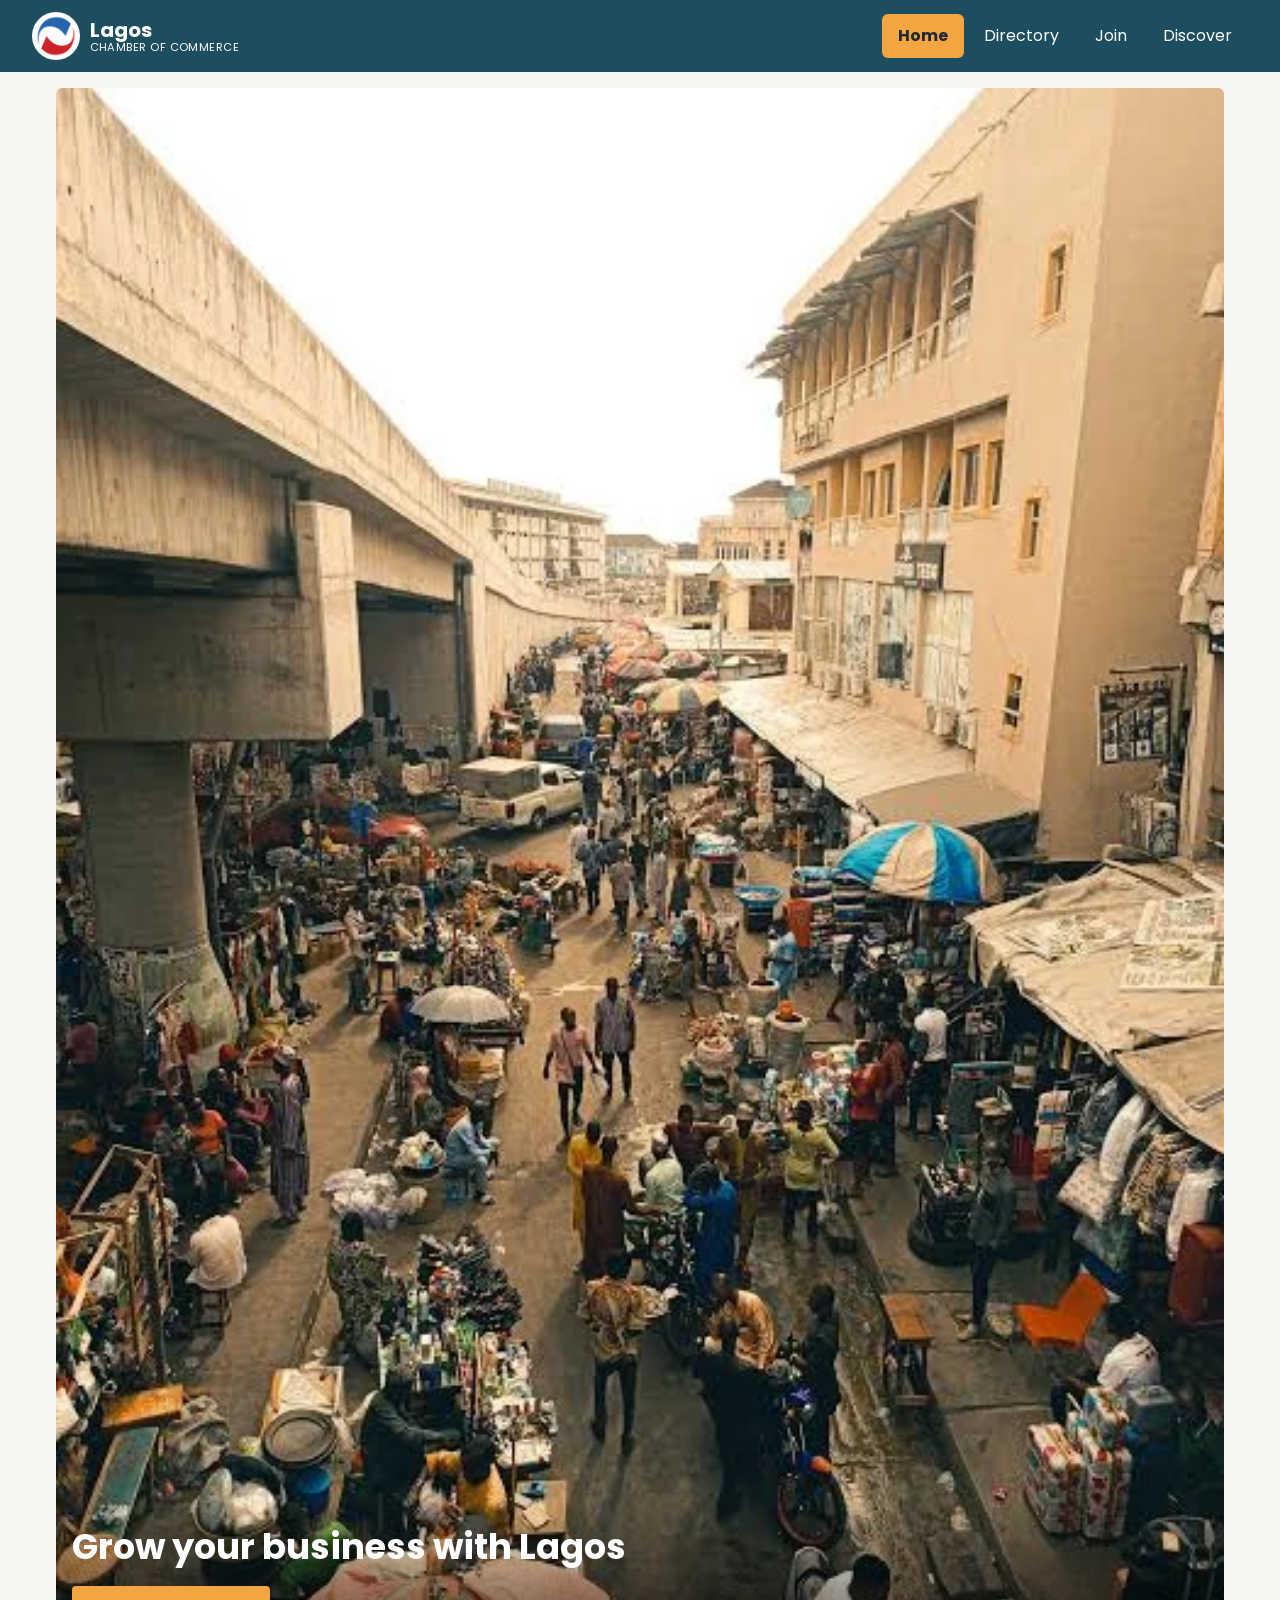
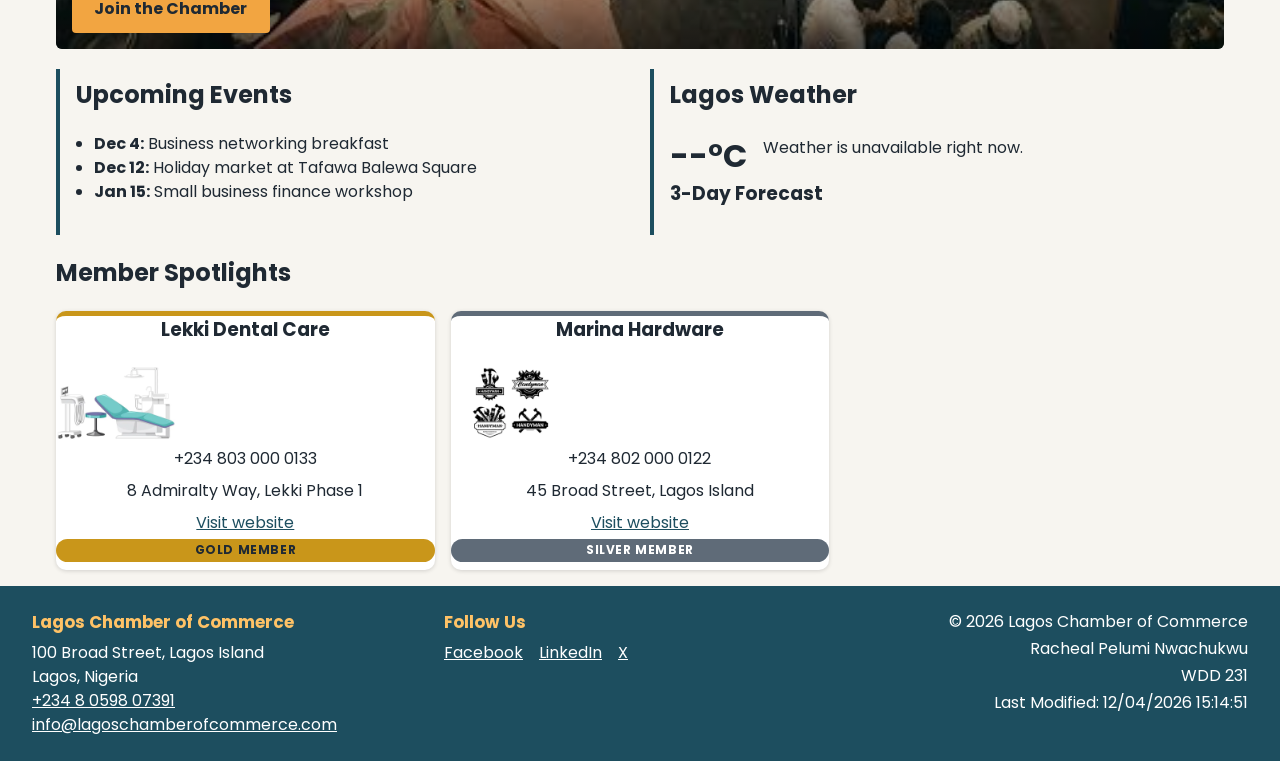
<file: chamber/index.html>
<!DOCTYPE html>
<html lang="en">
<head>
  <meta charset="UTF-8">
  <meta name="viewport" content="width=device-width, initial-scale=1">
  <title>Lagos Chamber of Commerce | Home</title>
  <meta name="description" content="Welcome to the Lagos Chamber of Commerce. See upcoming events, today's weather, featured member businesses, and join the chamber.">
  <meta name="author" content="Racheal Pelumi Nwachukwu">

  <meta property="og:type" content="website">
  <meta property="og:title" content="Lagos Chamber of Commerce">
  <meta property="og:description" content="Connect with Lagos businesses, find events, and join the chamber.">
  <meta property="og:image" content="https://raetech18.github.io/wdd231/chamber/images/og-image.png">
  <meta property="og:url" content="https://raetech18.github.io/wdd231/chamber/index.html">

  <link rel="icon" href="images/favicon.png" type="image/png">

  <link rel="preconnect" href="https://fonts.googleapis.com">
  <link rel="preconnect" href="https://fonts.gstatic.com" crossorigin>
  <link href="https://fonts.googleapis.com/css2?family=Poppins:wght@400;600;700&display=swap" rel="stylesheet">

  <link rel="stylesheet" href="styles/normalize.css">
  <link rel="stylesheet" href="styles/small.css">
  <link rel="stylesheet" href="styles/home.css">
  <link rel="stylesheet" href="styles/larger.css" media="(min-width: 700px)">

  <script src="scripts/home.js" type="module"></script>
  <script src="scripts/shared.js" type="module"></script>
</head>
<body>
  <header>
    <a class="brand" href="index.html">
      <img src="images/logo.png" alt="" width="48" height="48">
      <span>Lagos <small>Chamber of Commerce</small></span>
    </a>
    <button id="menu-button" type="button" aria-expanded="false" aria-controls="primary-nav" aria-label="Toggle menu">
      <span class="bars" aria-hidden="true"></span>
    </button>
    <nav id="primary-nav" aria-label="Main">
      <ul>
        <li><a href="index.html" aria-current="page">Home</a></li>
        <li><a href="directory.html">Directory</a></li>
        <li><a href="join.html">Join</a></li>
        <li><a href="discover.html">Discover</a></li>
      </ul>
    </nav>
  </header>

  <main class="home">
    <section class="hero" aria-label="Welcome">
      <img src="images/hero.webp" alt="Busy Lagos business district at sunset" width="1600" height="700" fetchpriority="high">
      <div class="hero-text">
        <h1>Grow your business with Lagos</h1>
        <a class="cta" href="join.html">Join the Chamber</a>
      </div>
    </section>

    <section class="events" aria-labelledby="events-title">
      <h2 id="events-title">Upcoming Events</h2>
      <ul>
        <li><strong>Dec 4:</strong> Business networking breakfast</li>
        <li><strong>Dec 12:</strong> Holiday market at Tafawa Balewa Square</li>
        <li><strong>Jan 15:</strong> Small business finance workshop</li>
      </ul>
    </section>

    <section class="weather" aria-labelledby="weather-title">
      <h2 id="weather-title">Lagos Weather</h2>
      <div class="current">
        <p class="temp"><span id="current-temp">--</span>&deg;C</p>
        <p id="current-desc">Loading weather&hellip;</p>
      </div>
      <h3>3-Day Forecast</h3>
      <ul id="forecast" aria-live="polite"></ul>
    </section>

    <section class="spotlights" aria-labelledby="spot-title">
      <h2 id="spot-title">Member Spotlights</h2>
      <div id="spotlight-cards" aria-live="polite">
        <p class="loading">Loading members&hellip;</p>
      </div>
    </section>
  </main>

  <footer>
    <div class="footer-contact">
      <h2>Lagos Chamber of Commerce</h2>
      <address>
        100 Broad Street, Lagos Island<br>
        Lagos, Nigeria<br>
        <a href="tel:+2348059807391">+234 8 0598 07391</a><br>
        <a href="mailto:info@lagoschamberofcommerce.com">info@lagoschamberofcommerce.com</a>
      </address>
    </div>
    <div class="footer-social">
      <h2>Follow Us</h2>
      <ul>
        <li><a href="https://www.facebook.com/" target="_blank" rel="noopener">Facebook</a></li>
        <li><a href="https://www.linkedin.com/" target="_blank" rel="noopener">LinkedIn</a></li>
        <li><a href="https://x.com/" target="_blank" rel="noopener">X</a></li>
      </ul>
    </div>
    <div class="footer-credits">
      <p>&copy; <span id="currentyear"></span> Lagos Chamber of Commerce</p>
      <p>Racheal Pelumi Nwachukwu</p>
      <p>WDD 231</p>
      <p>Last Modified: <span id="lastModified"></span></p>
    </div>
  </footer>
</body>
</html>
</file>
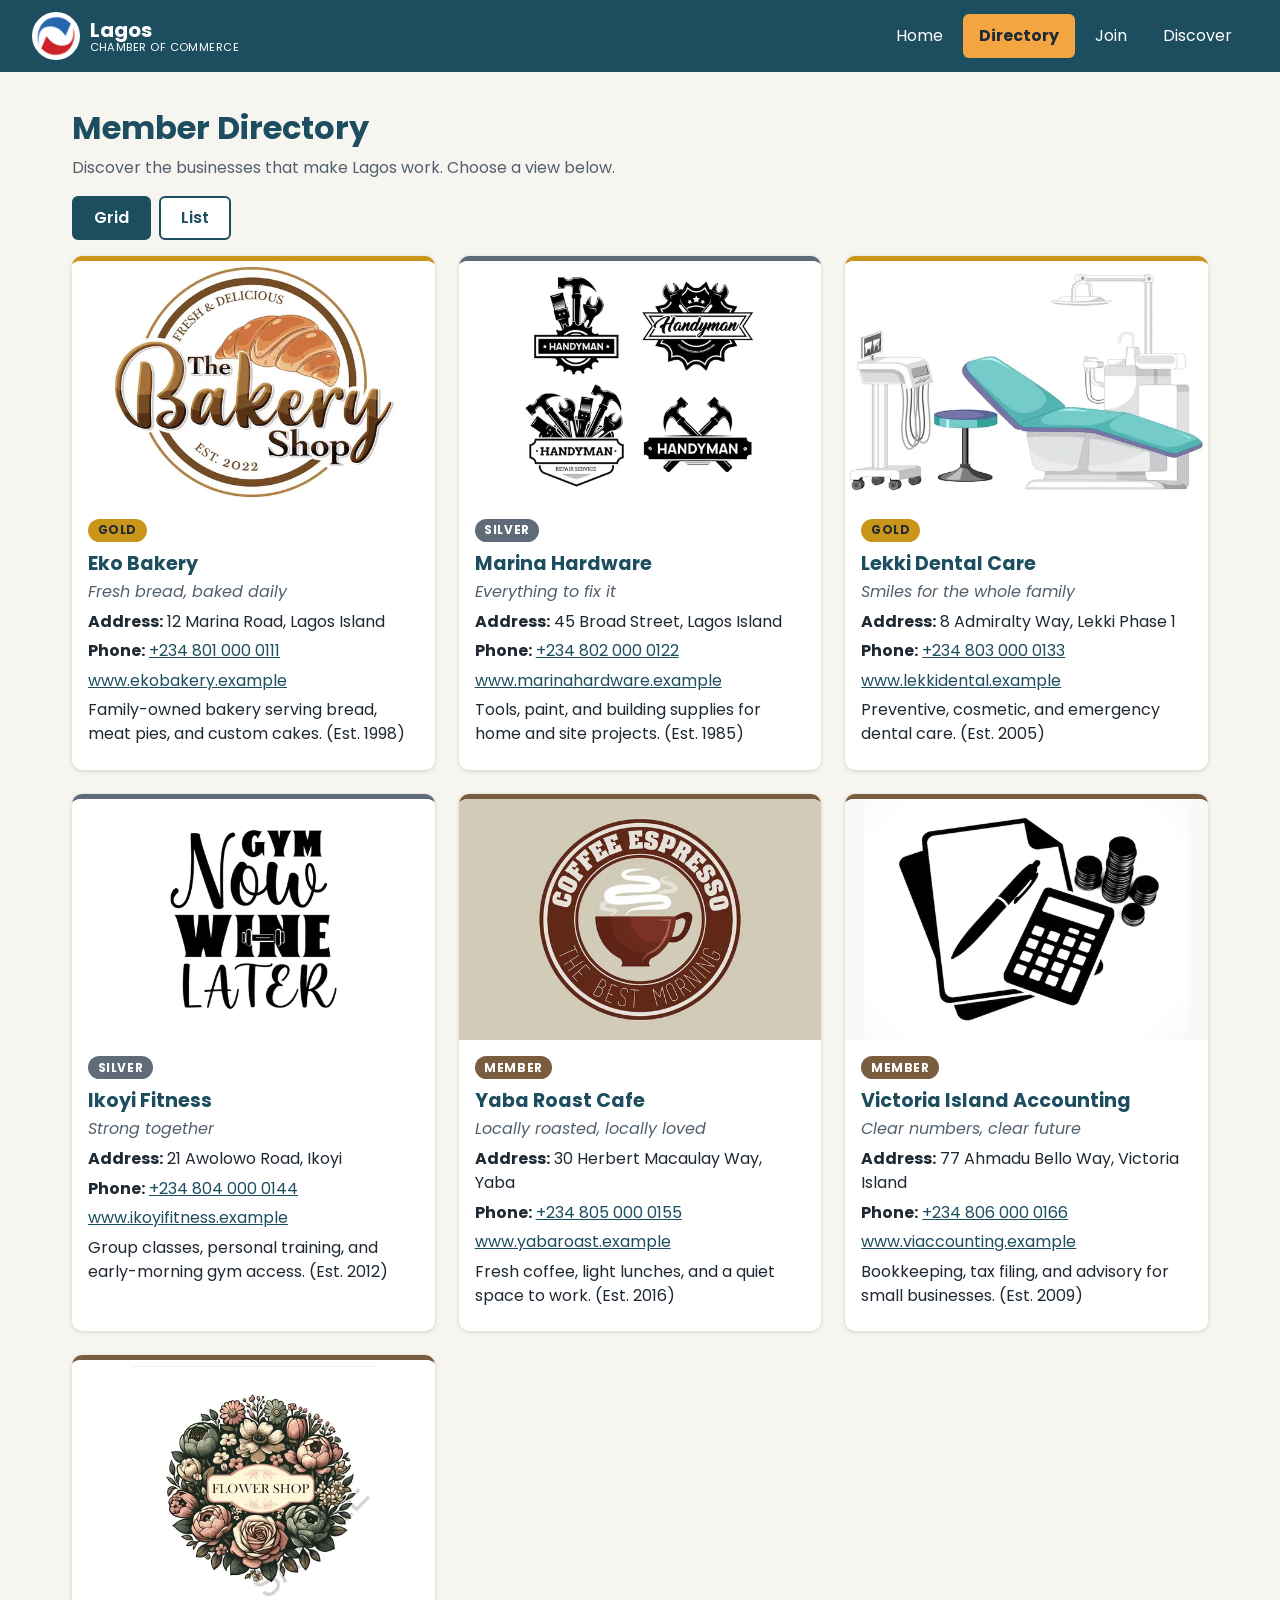
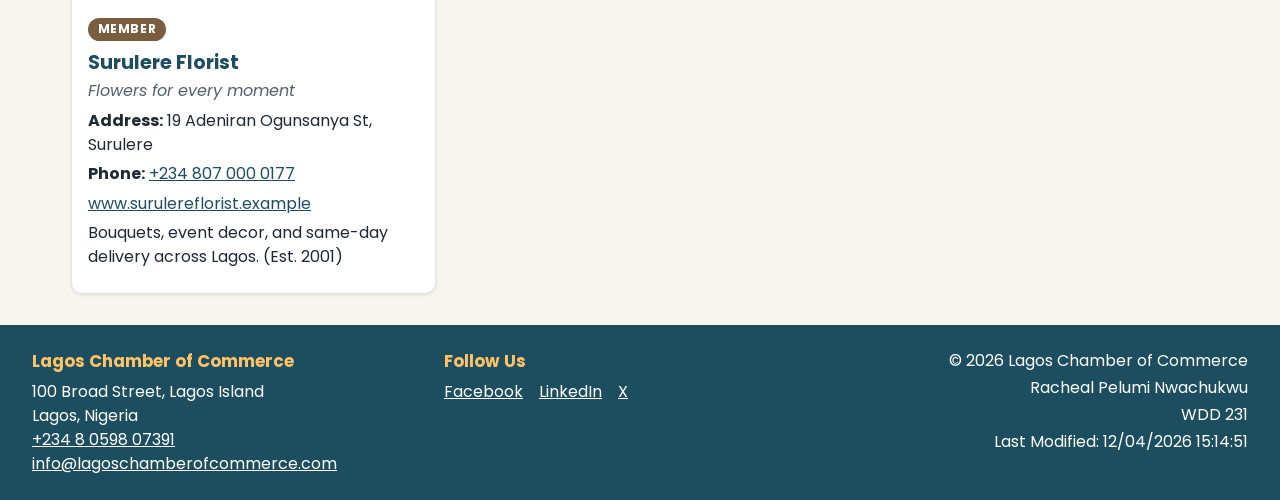
<file: chamber/directory.html>
<!DOCTYPE html>
<html lang="en">
<head>
  <meta charset="UTF-8">
  <meta name="viewport" content="width=device-width, initial-scale=1">
  <title>Business Directory | Lagos Chamber of Commerce</title>
  <meta name="description" content="Browse the Lagos Chamber of Commerce member directory. Find local restaurants, shops, and services, and see contact details for each member.">
  <meta name="author" content="Racheal Pelumi Nwachukwu">

  <meta property="og:type" content="website">
  <meta property="og:title" content="Business Directory | Lagos Chamber of Commerce">
  <meta property="og:description" content="Browse member businesses of the Lagos Chamber of Commerce and shop local.">
  <meta property="og:image" content="https://raetech18.github.io/wdd231/chamber/images/og-image.png">
  <meta property="og:url" content="https://raetech18.github.io/wdd231/chamber/directory.html">

  <link rel="icon" href="images/favicon.png" type="image/png">

  <link rel="preconnect" href="https://fonts.googleapis.com">
  <link rel="preconnect" href="https://fonts.gstatic.com" crossorigin>
  <link href="https://fonts.googleapis.com/css2?family=Poppins:wght@400;600;700&display=swap" rel="stylesheet">

  <link rel="stylesheet" href="styles/normalize.css">
  <link rel="stylesheet" href="styles/small.css">
  <link rel="stylesheet" href="styles/larger.css" media="(min-width: 700px)">

  <script src="scripts/directory.js" type="module"></script>
  <script src="scripts/shared.js" type="module"></script>
</head>
<body>
  <header>
    <a class="brand" href="index.html">
      <img src="images/logo.png" alt="Lagos Chamber of Commerce logo" width="48" height="48">
      <span>Lagos <small>Chamber of Commerce</small></span>
    </a>
    <button id="menu-button" type="button" aria-expanded="false" aria-controls="primary-nav" aria-label="Toggle menu">
      <span class="bars" aria-hidden="true"></span>
    </button>
    <nav id="primary-nav" aria-label="Main">
      <ul>
        <li><a href="index.html">Home</a></li>
        <li><a href="directory.html" aria-current="page">Directory</a></li>
        <li><a href="join.html">Join</a></li>
        <li><a href="discover.html">Discover</a></li>
      </ul>
    </nav>
  </header>

  <main>
    <h1>Member Directory</h1>
    <p class="intro">Discover the businesses that make Lagos work. Choose a view below.</p>

    <div class="view-toggle" role="group" aria-label="Choose directory layout">
      <button type="button" id="grid-btn" aria-pressed="true">Grid</button>
      <button type="button" id="list-btn" aria-pressed="false">List</button>
    </div>

    <section id="members" class="grid" aria-live="polite" aria-label="Chamber members">
      <p class="loading">Loading members&hellip;</p>
    </section>
  </main>

  <footer>
    <div class="footer-contact">
      <h2>Lagos Chamber of Commerce</h2>
      <address>
        100 Broad Street, Lagos Island<br>
        Lagos, Nigeria<br>
        <a href="tel:+2348059807391">+234 8 0598 07391</a><br>
        <a href="mailto:info@lagoschamberofcommerce.com">info@lagoschamberofcommerce.com</a>
      </address>
    </div>
    <div class="footer-social">
      <h2>Follow Us</h2>
      <ul>
        <li><a href="https://www.facebook.com/" target="_blank" rel="noopener">Facebook</a></li>
        <li><a href="https://www.linkedin.com/" target="_blank" rel="noopener">LinkedIn</a></li>
        <li><a href="https://x.com/" target="_blank" rel="noopener">X</a></li>
      </ul>
    </div>
    <div class="footer-credits">
      <p>&copy; <span id="currentyear"></span> Lagos Chamber of Commerce</p>
      <p>Racheal Pelumi Nwachukwu</p>
      <p>WDD 231</p>
      <p>Last Modified: <span id="lastModified"></span></p>
    </div>
  </footer>
</body>
</html>
</file>
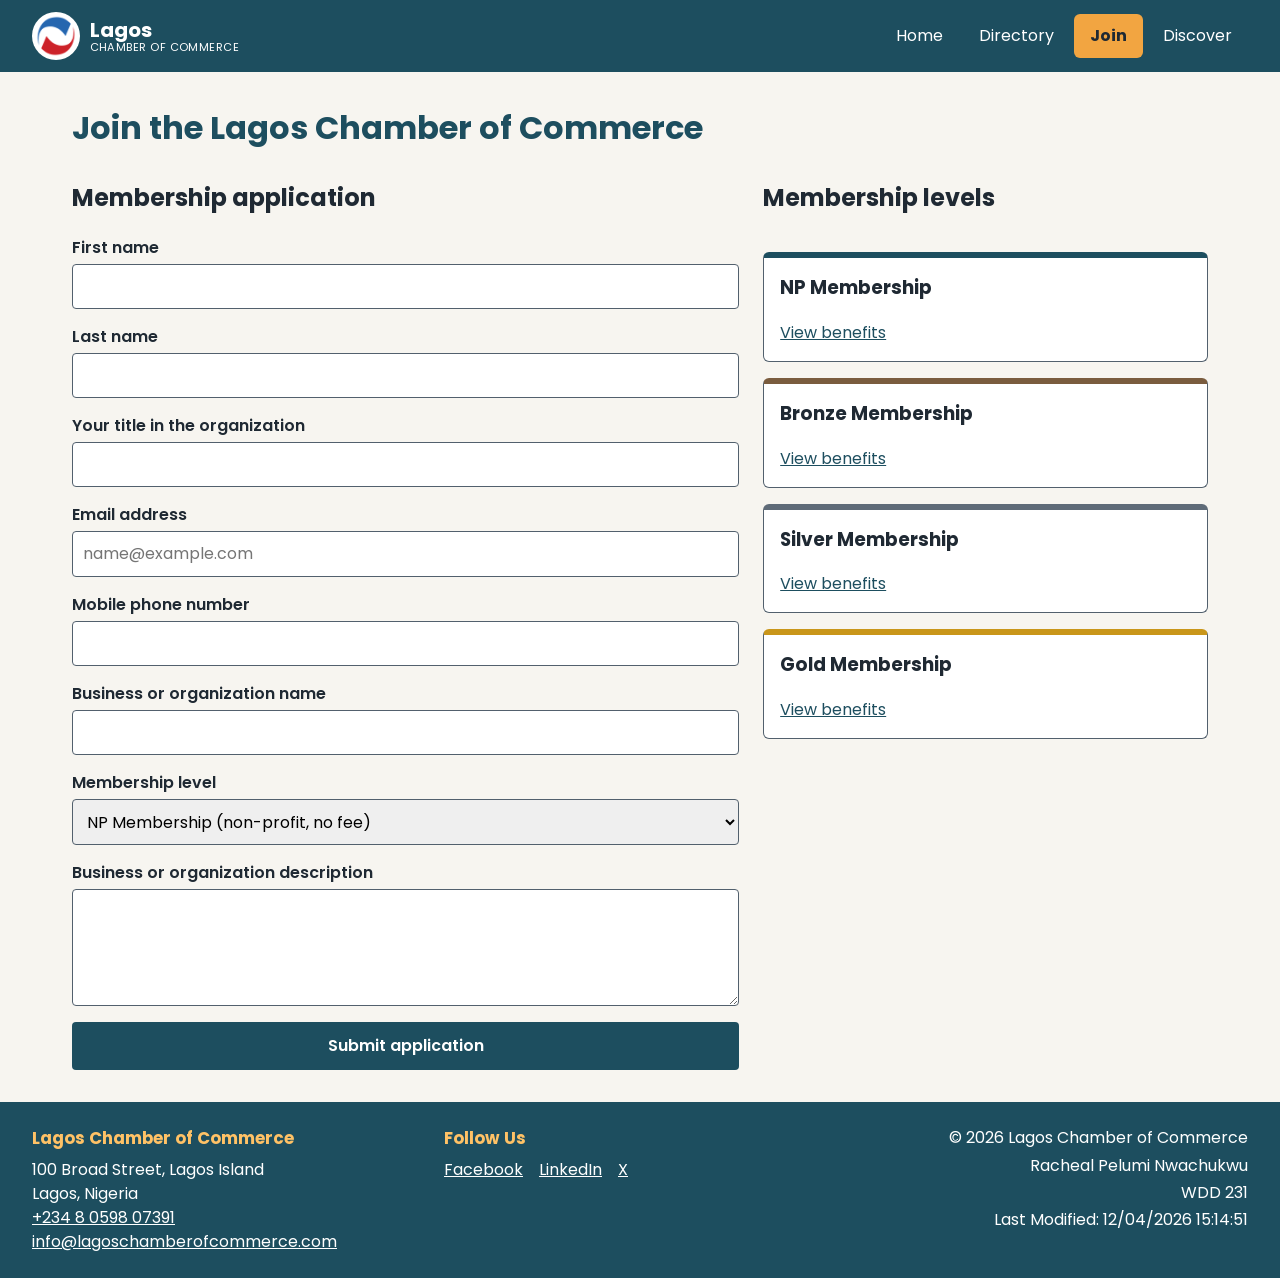
<file: chamber/join.html>
<!DOCTYPE html>
<html lang="en">
<head>
  <meta charset="UTF-8">
  <meta name="viewport" content="width=device-width, initial-scale=1">
  <title>Join the Chamber | Lagos Chamber of Commerce</title>
  <meta name="description" content="Apply for membership in the Lagos Chamber of Commerce and choose the level that fits your organization.">
  <meta name="author" content="Racheal Pelumi Nwachukwu">
  <link rel="icon" href="images/logo.png" type="image/png">
  <meta property="og:title" content="Join the Chamber | Lagos Chamber of Commerce">
  <meta property="og:description" content="Apply for membership in the Lagos Chamber of Commerce and choose the level that fits your organization.">
  <meta property="og:image" content="https://raetech18.github.io/wdd231/chamber/images/og-image.png">
  <meta property="og:url" content="https://raetech18.github.io/wdd231/chamber/join.html">
  <link rel="preconnect" href="https://fonts.googleapis.com">
  <link rel="preconnect" href="https://fonts.gstatic.com" crossorigin>
  <link href="https://fonts.googleapis.com/css2?family=Poppins:wght@400;600&display=swap" rel="stylesheet">
  <link rel="stylesheet" href="styles/normalize.css">
  <link rel="stylesheet" href="styles/small.css">
  <link rel="stylesheet" href="styles/larger.css" media="(min-width: 700px)">
  <link rel="stylesheet" href="styles/join.css">
  <script src="scripts/shared.js" type="module"></script>
  <script src="scripts/join.js" type="module"></script>
</head>
<body>

  <header>
    <a class="brand" href="index.html">
      <img src="images/logo.png" alt="" width="48" height="48">
      <span>Lagos <small>Chamber of Commerce</small></span>
    </a>
    <button id="menu-button" type="button" aria-expanded="false" aria-controls="primary-nav" aria-label="Toggle menu">
      <span class="bars" aria-hidden="true"></span>
    </button>
    <nav id="primary-nav" aria-label="Main">
      <ul>
        <li><a href="index.html">Home</a></li>
        <li><a href="directory.html">Directory</a></li>
        <li><a href="join.html" aria-current="page">Join</a></li>
        <li><a href="discover.html">Discover</a></li>
      </ul>
    </nav>
  </header>

  <main class="join-layout">
    <h1>Join the Lagos Chamber of Commerce</h1>

    <section class="join-form" aria-labelledby="form-heading">
      <h2 id="form-heading">Membership application</h2>

      <form action="thankyou.html" method="get">
        <label>First name
          <input type="text" name="first" required autocomplete="given-name" title="Enter your first name">
        </label>

        <label>Last name
          <input type="text" name="last" required autocomplete="family-name" title="Enter your last name">
        </label>

        <label>Your title in the organization
          <input type="text" name="orgTitle" autocomplete="organization-title"
                 pattern="[A-Za-z\- ]{7,}"
                 title="At least 7 characters: letters, hyphens, and spaces only">
        </label>

        <label>Email address
          <input type="email" name="email" required autocomplete="email"
                 placeholder="name@example.com" title="Enter a valid email address">
        </label>

        <label>Mobile phone number
          <input type="tel" name="phone" required autocomplete="tel" title="Enter your mobile phone number">
        </label>

        <label>Business or organization name
          <input type="text" name="organization" required autocomplete="organization" title="Enter your business or organization name">
        </label>

        <label>Membership level
          <select name="level" title="Choose a membership level">
            <option value="np">NP Membership (non-profit, no fee)</option>
            <option value="bronze">Bronze Membership</option>
            <option value="silver">Silver Membership</option>
            <option value="gold">Gold Membership</option>
          </select>
        </label>

        <label>Business or organization description
          <textarea name="description" rows="4" title="Briefly describe your business or organization"></textarea>
        </label>

        <input type="hidden" name="timestamp" id="timestamp">

        <button type="submit">Submit application</button>
      </form>
    </section>

    <section class="level-cards" aria-labelledby="levels-heading">
      <h2 id="levels-heading">Membership levels</h2>

      <div class="level-card np">
        <h3>NP Membership</h3>
        <a href="#modal-np" data-modal="modal-np">View benefits</a>
      </div>
      <div class="level-card bronze">
        <h3>Bronze Membership</h3>
        <a href="#modal-bronze" data-modal="modal-bronze">View benefits</a>
      </div>
      <div class="level-card silver">
        <h3>Silver Membership</h3>
        <a href="#modal-silver" data-modal="modal-silver">View benefits</a>
      </div>
      <div class="level-card gold">
        <h3>Gold Membership</h3>
        <a href="#modal-gold" data-modal="modal-gold">View benefits</a>
      </div>
    </section>
  </main>

  <dialog id="modal-np" aria-labelledby="np-title">
    <h2 id="np-title">NP Membership</h2>
    <p>For non-profit organizations. No fee.</p>
    <ul>
      <li>Listing in the member directory</li>
      <li>Invitations to community networking events</li>
      <li>Monthly chamber newsletter</li>
    </ul>
    <button class="close-modal" type="button">Close</button>
  </dialog>

  <dialog id="modal-bronze" aria-labelledby="bronze-title">
    <h2 id="bronze-title">Bronze Membership</h2>
    <p>An entry-level paid membership.</p>
    <ul>
      <li>Everything in NP Membership</li>
      <li>Discounted tickets to chamber events</li>
      <li>Access to quarterly training workshops</li>
    </ul>
    <button class="close-modal" type="button">Close</button>
  </dialog>

  <dialog id="modal-silver" aria-labelledby="silver-title">
    <h2 id="silver-title">Silver Membership</h2>
    <p>Greater visibility and more training.</p>
    <ul>
      <li>Everything in Bronze Membership</li>
      <li>Larger event discounts</li>
      <li>Advertising space on the chamber website</li>
      <li>Rotating spotlight on the home page</li>
    </ul>
    <button class="close-modal" type="button">Close</button>
  </dialog>

  <dialog id="modal-gold" aria-labelledby="gold-title">
    <h2 id="gold-title">Gold Membership</h2>
    <p>Our highest level, with top placement.</p>
    <ul>
      <li>Everything in Silver Membership</li>
      <li>Priority spotlight position on the home page</li>
      <li>Free admission to selected events</li>
      <li>Sponsor recognition at chamber functions</li>
      <li>Exclusive leadership training sessions</li>
    </ul>
    <button class="close-modal" type="button">Close</button>
  </dialog>

  <footer>
    <div class="footer-contact">
      <h2>Lagos Chamber of Commerce</h2>
      <address>
        100 Broad Street, Lagos Island<br>
        Lagos, Nigeria<br>
        <a href="tel:+2348059807391">+234 8 0598 07391</a><br>
        <a href="mailto:info@lagoschamberofcommerce.com">info@lagoschamberofcommerce.com</a>
      </address>
    </div>
    <div class="footer-social">
      <h2>Follow Us</h2>
      <ul>
        <li><a href="https://www.facebook.com/" target="_blank" rel="noopener">Facebook</a></li>
        <li><a href="https://www.linkedin.com/" target="_blank" rel="noopener">LinkedIn</a></li>
        <li><a href="https://x.com/" target="_blank" rel="noopener">X</a></li>
      </ul>
    </div>
    <div class="footer-credits">
      <p>&copy; <span id="currentyear"></span> Lagos Chamber of Commerce</p>
      <p>Racheal Pelumi Nwachukwu</p>
      <p>WDD 231</p>
      <p>Last Modified: <span id="lastModified"></span></p>
    </div>
  </footer>
</body>
</html>
</file>
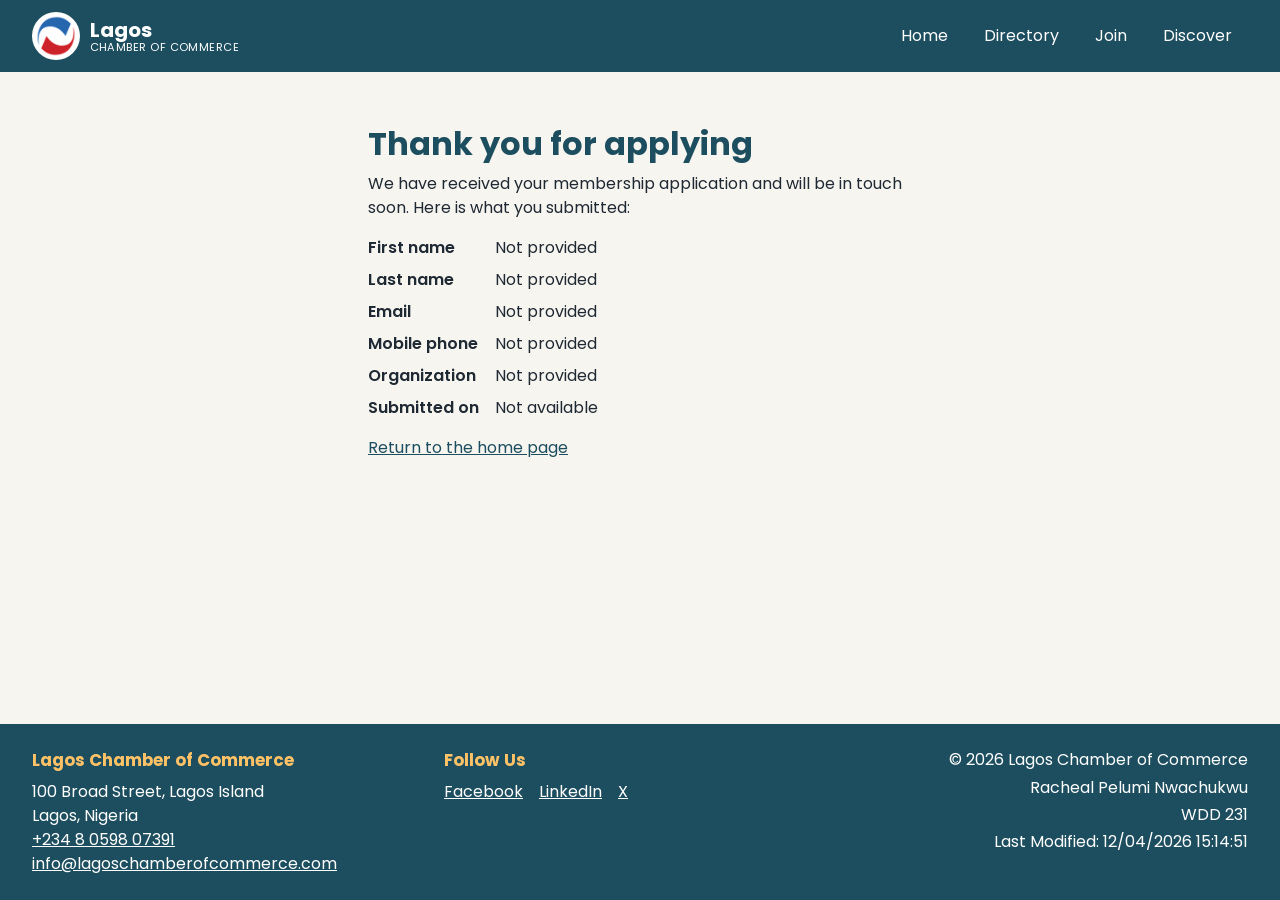
<file: chamber/thankyou.html>
<!DOCTYPE html>
<html lang="en">
<head>
  <meta charset="UTF-8">
  <meta name="viewport" content="width=device-width, initial-scale=1">
  <title>Thank You | Lagos Chamber of Commerce</title>
  <meta name="description" content="Thank you for applying to join the Lagos Chamber of Commerce.">
  <meta name="author" content="Racheal Pelumi Nwachukwu">
  <link rel="icon" href="images/logo.png" type="image/png">
  <meta property="og:title" content="Thank You | Lagos Chamber of Commerce">
  <meta property="og:description" content="Thank you for applying to join the Lagos Chamber of Commerce. Here is a summary of your submission.">
  <meta property="og:image" content="https://raetech18.github.io/wdd231/chamber/images/og-image.png">
  <meta property="og:url" content="https://raetech18.github.io/wdd231/chamber/thankyou.html">
  <link rel="preconnect" href="https://fonts.googleapis.com">
  <link rel="preconnect" href="https://fonts.gstatic.com" crossorigin>
  <link href="https://fonts.googleapis.com/css2?family=Poppins:wght@400;600&display=swap" rel="stylesheet">
  <link rel="stylesheet" href="styles/normalize.css">
  <link rel="stylesheet" href="styles/small.css">
  <link rel="stylesheet" href="styles/larger.css" media="(min-width: 700px)">
  <link rel="stylesheet" href="styles/join.css">
  <script src="scripts/shared.js" type="module"></script>
  <script src="scripts/thankyou.js" type="module"></script>
</head>
<body>
  <header>
    <a class="brand" href="index.html">
      <img src="images/logo.png" alt="" width="48" height="48">
      <span>Lagos <small>Chamber of Commerce</small></span>
    </a>
    <button id="menu-button" type="button" aria-expanded="false" aria-controls="primary-nav" aria-label="Toggle menu">
      <span class="bars" aria-hidden="true"></span>
    </button>
    <nav id="primary-nav" aria-label="Main">
      <ul>
        <li><a href="index.html">Home</a></li>
        <li><a href="directory.html">Directory</a></li>
        <li><a href="join.html">Join</a></li>
        <li><a href="discover.html">Discover</a></li>
      </ul>
    </nav>
  </header>

  <main class="thankyou">
    <h1>Thank you for applying</h1>
    <p>We have received your membership application and will be in touch soon. Here is what you submitted:</p>

    <dl id="results">
      <dt>First name</dt><dd id="out-first"></dd>
      <dt>Last name</dt><dd id="out-last"></dd>
      <dt>Email</dt><dd id="out-email"></dd>
      <dt>Mobile phone</dt><dd id="out-phone"></dd>
      <dt>Organization</dt><dd id="out-organization"></dd>
      <dt>Submitted on</dt><dd id="out-timestamp"></dd>
    </dl>

    <p><a href="index.html">Return to the home page</a></p>
  </main>

  <footer>
    <div class="footer-contact">
      <h2>Lagos Chamber of Commerce</h2>
      <address>
        100 Broad Street, Lagos Island<br>
        Lagos, Nigeria<br>
        <a href="tel:+2348059807391">+234 8 0598 07391</a><br>
        <a href="mailto:info@lagoschamberofcommerce.com">info@lagoschamberofcommerce.com</a>
      </address>
    </div>
    <div class="footer-social">
      <h2>Follow Us</h2>
      <ul>
        <li><a href="https://www.facebook.com/" target="_blank" rel="noopener">Facebook</a></li>
        <li><a href="https://www.linkedin.com/" target="_blank" rel="noopener">LinkedIn</a></li>
        <li><a href="https://x.com/" target="_blank" rel="noopener">X</a></li>
      </ul>
    </div>
    <div class="footer-credits">
      <p>&copy; <span id="currentyear"></span> Lagos Chamber of Commerce</p>
      <p>Racheal Pelumi Nwachukwu</p>
      <p>WDD 231</p>
      <p>Last Modified: <span id="lastModified"></span></p>
    </div>
  </footer>
</body>
</html>
</file>
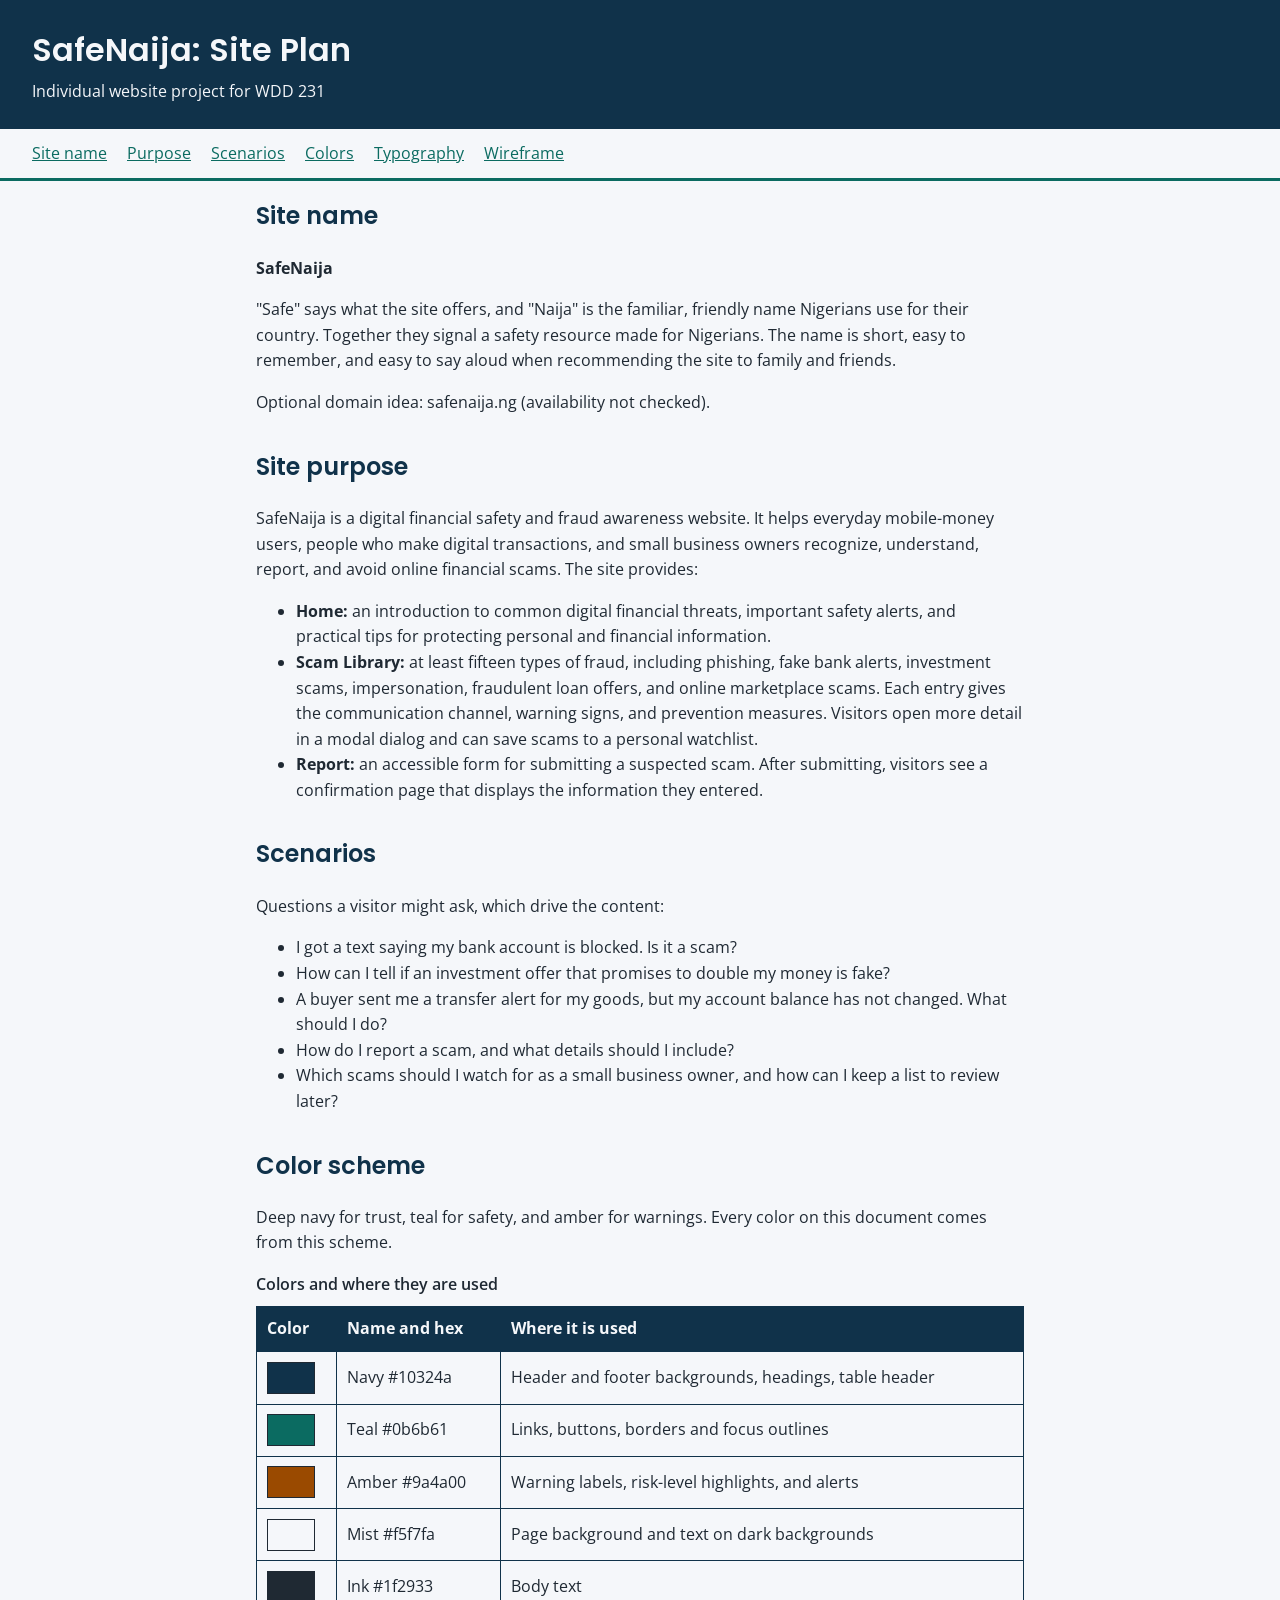
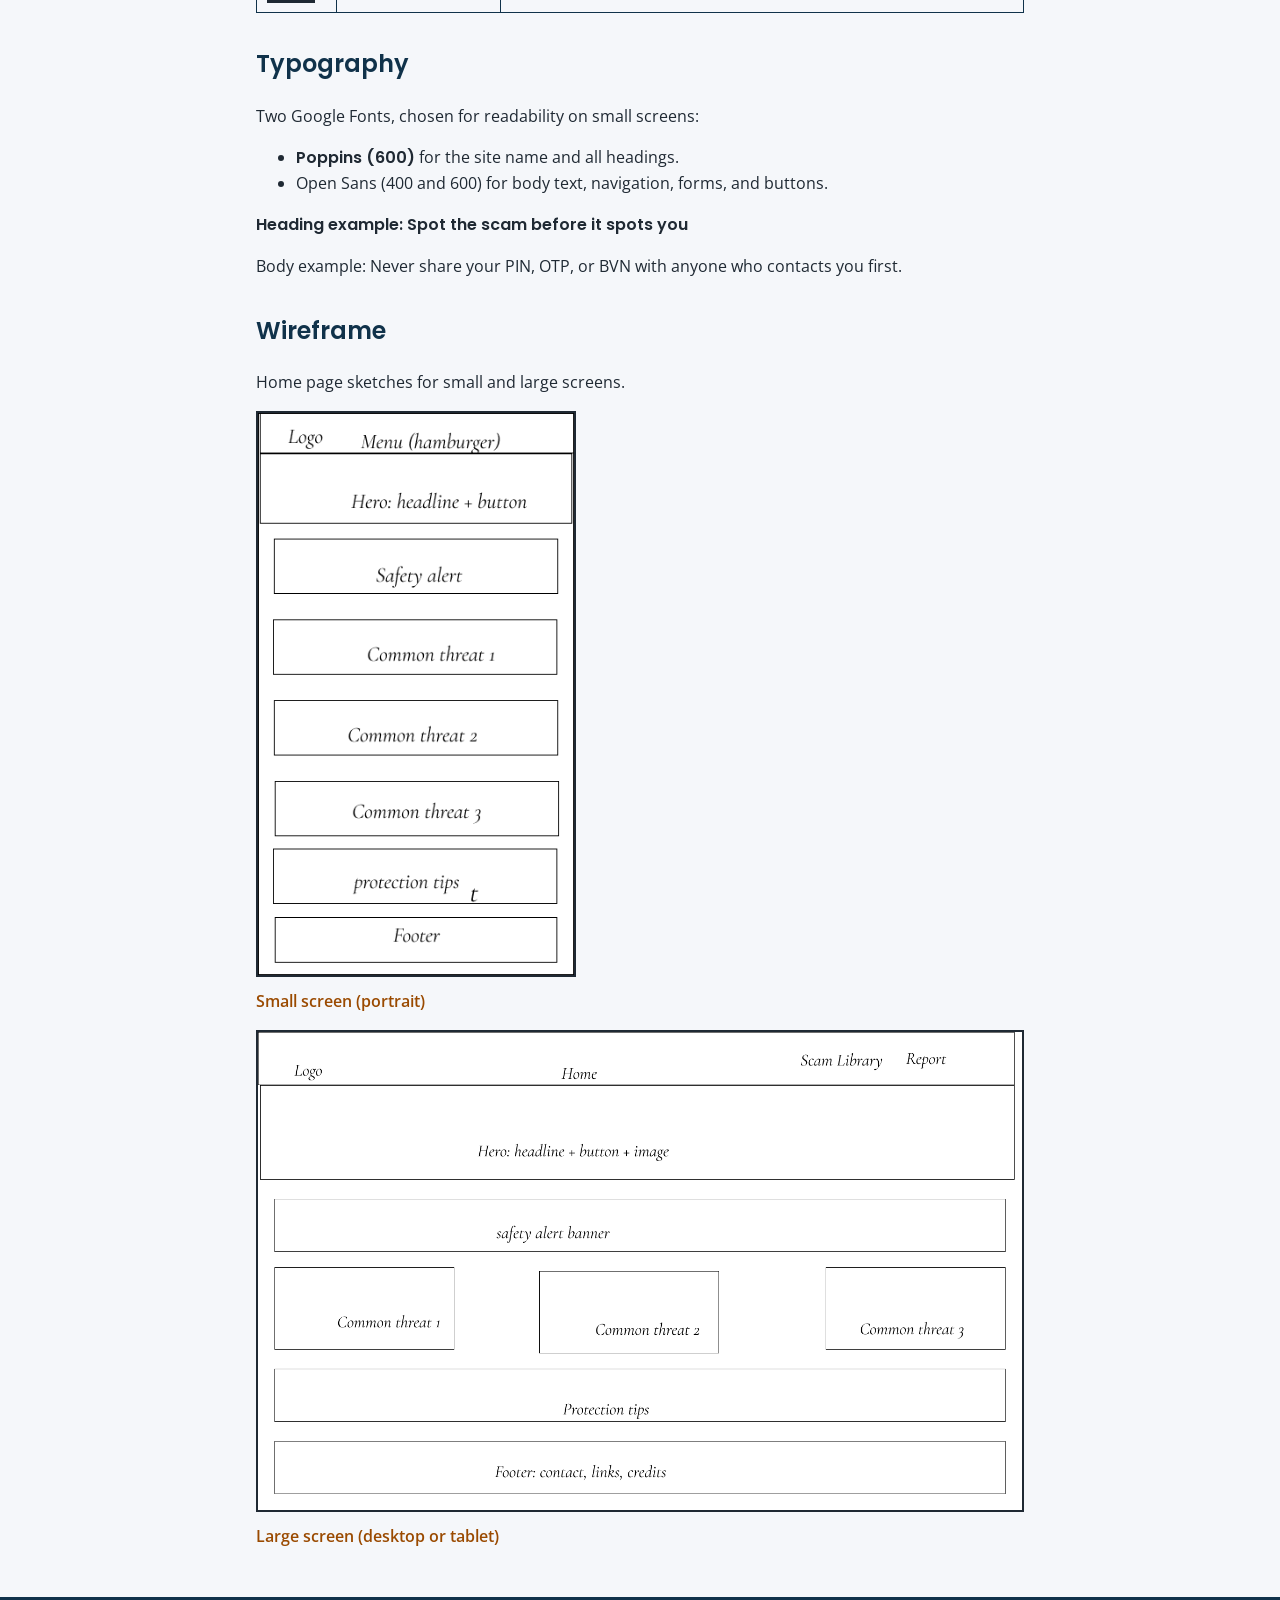
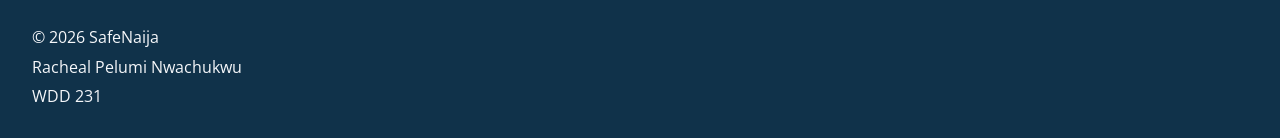
<file: project/siteplan.html>
<!DOCTYPE html>
<html lang="en">
<head>
  <meta charset="UTF-8">
  <meta name="viewport" content="width=device-width, initial-scale=1">
  <title>Site Plan | SafeNaija</title>
  <meta name="description" content="Site plan for SafeNaija, a website that helps Nigerians recognize, avoid, and report online financial scams.">
  <meta name="author" content="Racheal Pelumi Nwachukwu">
  <link rel="icon" href="images/favicon.png" type="image/png">
  <meta property="og:title" content="Site Plan | SafeNaija">
  <meta property="og:description" content="Site plan for SafeNaija, a website that helps Nigerians recognize, avoid, and report online financial scams.">
  <meta property="og:image" content="https://raetech18.github.io/wdd231/final/images/og-image.png">
  <meta property="og:url" content="https://raetech18.github.io/wdd231/final/siteplan.html">
  <link rel="preconnect" href="https://fonts.googleapis.com">
  <link rel="preconnect" href="https://fonts.gstatic.com" crossorigin>
  <link href="https://fonts.googleapis.com/css2?family=Open+Sans:wght@400;600&family=Poppins:wght@600&display=swap" rel="stylesheet">
  <link rel="stylesheet" href="styles/siteplan.css">
</head>
<body>

  <header>
    <h1>SafeNaija: Site Plan</h1>
    <p>Individual website project for WDD 231</p>
  </header>

  <nav aria-label="Plan sections">
    <ul>
      <li><a href="#site-name">Site name</a></li>
      <li><a href="#purpose">Purpose</a></li>
      <li><a href="#scenarios">Scenarios</a></li>
      <li><a href="#colors">Colors</a></li>
      <li><a href="#typography">Typography</a></li>
      <li><a href="#wireframe">Wireframe</a></li>
    </ul>
  </nav>

  <main>
    <section id="site-name">
      <h2>Site name</h2>
      <p><strong>SafeNaija</strong></p>
      <p>"Safe" says what the site offers, and "Naija" is the familiar, friendly name Nigerians use for their country. Together they signal a safety resource made for Nigerians. The name is short, easy to remember, and easy to say aloud when recommending the site to family and friends.</p>
      <p>Optional domain idea: safenaija.ng (availability not checked).</p>
    </section>

    <section id="purpose">
      <h2>Site purpose</h2>
      <p>SafeNaija is a digital financial safety and fraud awareness website. It helps everyday mobile-money users, people who make digital transactions, and small business owners recognize, understand, report, and avoid online financial scams. The site provides:</p>
      <ul>
        <li><strong>Home:</strong> an introduction to common digital financial threats, important safety alerts, and practical tips for protecting personal and financial information.</li>
        <li><strong>Scam Library:</strong> at least fifteen types of fraud, including phishing, fake bank alerts, investment scams, impersonation, fraudulent loan offers, and online marketplace scams. Each entry gives the communication channel, warning signs, and prevention measures. Visitors open more detail in a modal dialog and can save scams to a personal watchlist.</li>
        <li><strong>Report:</strong> an accessible form for submitting a suspected scam. After submitting, visitors see a confirmation page that displays the information they entered.</li>
      </ul>
    </section>

    <section id="scenarios">
      <h2>Scenarios</h2>
      <p>Questions a visitor might ask, which drive the content:</p>
      <ul>
        <li>I got a text saying my bank account is blocked. Is it a scam?</li>
        <li>How can I tell if an investment offer that promises to double my money is fake?</li>
        <li>A buyer sent me a transfer alert for my goods, but my account balance has not changed. What should I do?</li>
        <li>How do I report a scam, and what details should I include?</li>
        <li>Which scams should I watch for as a small business owner, and how can I keep a list to review later?</li>
      </ul>
    </section>

    <section id="colors">
      <h2>Color scheme</h2>
      <p>Deep navy for trust, teal for safety, and amber for warnings. Every color on this document comes from this scheme.</p>
      <table>
        <caption>Colors and where they are used</caption>
        <thead>
          <tr>
            <th scope="col">Color</th>
            <th scope="col">Name and hex</th>
            <th scope="col">Where it is used</th>
          </tr>
        </thead>
        <tbody>
          <tr>
            <td><span class="swatch swatch-navy"></span></td>
            <td>Navy #10324a</td>
            <td>Header and footer backgrounds, headings, table header</td>
          </tr>
          <tr>
            <td><span class="swatch swatch-teal"></span></td>
            <td>Teal #0b6b61</td>
            <td>Links, buttons, borders and focus outlines</td>
          </tr>
          <tr>
            <td><span class="swatch swatch-amber"></span></td>
            <td>Amber #9a4a00</td>
            <td>Warning labels, risk-level highlights, and alerts</td>
          </tr>
          <tr>
            <td><span class="swatch swatch-mist"></span></td>
            <td>Mist #f5f7fa</td>
            <td>Page background and text on dark backgrounds</td>
          </tr>
          <tr>
            <td><span class="swatch swatch-ink"></span></td>
            <td>Ink #1f2933</td>
            <td>Body text</td>
          </tr>
        </tbody>
      </table>
    </section>

    <section id="typography">
      <h2>Typography</h2>
      <p>Two Google Fonts, chosen for readability on small screens:</p>
      <ul>
        <li><span class="font-heading">Poppins (600)</span> for the site name and all headings.</li>
        <li><span class="font-body">Open Sans (400 and 600)</span> for body text, navigation, forms, and buttons.</li>
      </ul>
      <p class="font-heading">Heading example: Spot the scam before it spots you</p>
      <p class="font-body">Body example: Never share your PIN, OTP, or BVN with anyone who contacts you first.</p>
    </section>

    <section id="wireframe">
      <h2>Wireframe</h2>
      <p>Home page sketches for small and large screens.</p>
      <figure>
        <img src="images/wireframe-small.png" alt="Hand-drawn wireframe of the SafeNaija home page on a small screen" width="320" height="568" loading="lazy">
        <figcaption>Small screen (portrait)</figcaption>
      </figure>
      <figure>
        <img src="images/wireframe-large.png" alt="Hand-drawn wireframe of the SafeNaija home page on a large screen" width="800" height="500" loading="lazy">
        <figcaption>Large screen (desktop or tablet)</figcaption>
      </figure>
    </section>
  </main>

  <footer>
    <p>&copy; <span id="currentyear"></span> SafeNaija</p>
    <p>Racheal Pelumi Nwachukwu</p>
    <p>WDD 231</p>
  </footer>

  <script src="scripts/siteplan.js" type="module"></script>
</body>
</html>
</file>
<file: chamber/styles/small.css>
:root {
  --primary: #1d4e5f;
  --secondary: #f2a541;
  --background: #f7f5f0;
  --surface: #ffffff;
  --text: #1f2933;
  --muted: #52606d;
  --gold: #c9961a;
  --silver: #5f6b78;
  --member: #7a5c3e;
  --font: "Poppins", "Segoe UI", system-ui, sans-serif;
}

body {
  font-family: var(--font);
  background-color: var(--background);
  color: var(--text);
  line-height: 1.5;
  min-height: 100vh;
  display: flex;
  flex-direction: column;
}

a {
  color: var(--primary);
}

a:focus-visible,
button:focus-visible {
  outline: 3px solid var(--secondary);
  outline-offset: 2px;
}

/* Header and navigation (mobile first) */
header {
  background-color: var(--primary);
  color: #ffffff;
  display: flex;
  flex-wrap: wrap;
  align-items: center;
  justify-content: space-between;
  padding: 0.6rem 1rem;
}

.brand {
  display: flex;
  align-items: center;
  gap: 0.6rem;
  color: #ffffff;
  text-decoration: none;
  font-weight: 700;
  font-size: 1.25rem;
  line-height: 1.1;
}

.brand img {
  background-color: #ffffff;
  border-radius: 50%;
  padding: 3px;
}

.brand small {
  display: block;
  font-size: 0.7rem;
  font-weight: 400;
  letter-spacing: 0.04em;
  text-transform: uppercase;
}

#menu-button {
  background: none;
  border: 2px solid #ffffff;
  border-radius: 6px;
  width: 44px;
  height: 44px;
  display: grid;
  place-items: center;
}

.bars {
  position: relative;
  display: block;
  width: 22px;
  height: 2px;
  background-color: #ffffff;
  transition: background-color 0.2s;
}

.bars::before {
  content: "";
  position: absolute;
  top: -7px;
  left: 0;
  width: 22px;
  height: 2px;
  background-color: #ffffff;
  transition: transform 0.2s;
}

.bars::after {
  content: "";
  position: absolute;
  top: 7px;
  left: 0;
  width: 22px;
  height: 2px;
  background-color: #ffffff;
  transition: transform 0.2s;
}

#menu-button[aria-expanded="true"] .bars {
  background-color: transparent;
}

#menu-button[aria-expanded="true"] .bars::before {
  transform: translateY(7px) rotate(45deg);
}

#menu-button[aria-expanded="true"] .bars::after {
  transform: translateY(-7px) rotate(-45deg);
}

nav {
  flex-basis: 100%;
  display: none;
}

nav.open {
  display: block;
}

nav ul {
  list-style: none;
  margin: 0.6rem 0 0;
}

nav a {
  display: block;
  padding: 0.75rem 1rem;
  color: #ffffff;
  text-decoration: none;
  border-top: 1px solid rgba(255, 255, 255, 0.25);
}

nav a:hover {
  background-color: rgba(255, 255, 255, 0.12);
}

nav a[aria-current="page"] {
  background-color: var(--secondary);
  color: var(--text);
  font-weight: 700;
}

/* Main content */
main {
  flex: 1;
  padding: 1.25rem 1rem 2rem;
  width: 100%;
  max-width: 1200px;
  margin-inline: auto;
}

h1 {
  color: var(--primary);
  margin-bottom: 0.25rem;
}

.intro {
  color: var(--muted);
}

.view-toggle {
  display: flex;
  gap: 0.5rem;
  margin: 1rem 0;
}

.view-toggle button {
  padding: 0.5rem 1.25rem;
  border: 2px solid var(--primary);
  background-color: var(--surface);
  color: var(--primary);
  border-radius: 6px;
  font-weight: 600;
}

.view-toggle button[aria-pressed="true"] {
  background-color: var(--primary);
  color: #ffffff;
}

/* Member cards */
#members {
  display: grid;
  gap: 1rem;
  grid-template-columns: 1fr;
}

.card {
  background-color: var(--surface);
  border-radius: 10px;
  overflow: hidden;
  box-shadow: 0 1px 4px rgba(0, 0, 0, 0.15);
  display: flex;
  flex-direction: column;
  border-top: 5px solid var(--member);
}

.card.level-2 {
  border-top-color: var(--silver);
}

.card.level-3 {
  border-top-color: var(--gold);
}

.card img {
  width: 100%;
  aspect-ratio: 3 / 2;
  object-fit: cover;
  background-color: #dde5ea;
}

.card-body {
  padding: 0.9rem 1rem 1.1rem;
  overflow-wrap: anywhere;
}

.card h2 {
  font-size: 1.2rem;
  margin-bottom: 0.1rem;
  color: var(--primary);
}

.tagline {
  font-style: italic;
  color: var(--muted);
  margin-bottom: 0.6rem;
}

.card p {
  margin-bottom: 0.35rem;
}

.card .label {
  font-weight: 700;
}

.badge {
  display: inline-block;
  font-size: 0.75rem;
  font-weight: 700;
  text-transform: uppercase;
  letter-spacing: 0.05em;
  padding: 0.15rem 0.6rem;
  border-radius: 999px;
  color: #ffffff;
  background-color: var(--member);
  margin-bottom: 0.5rem;
}

.level-2 .badge {
  background-color: var(--silver);
}

.level-3 .badge {
  background-color: var(--gold);
  color: var(--text);
}

.loading {
  grid-column: 1 / -1;
}

.error {
  grid-column: 1 / -1;
  color: #b42318;
  font-weight: 600;
}

/* List view: one column, simple rows */
#members.list {
  grid-template-columns: 1fr;
}

#members.list .card {
  flex-direction: row;
  align-items: center;
}

#members.list .card img {
  display: none;
}

#members.list .card-body {
  width: 100%;
}

#members.list .description {
  display: none;
}

/* Footer */
footer {
  background-color: var(--primary);
  color: #ffffff;
  padding: 1.25rem 1rem;
  display: grid;
  gap: 1.25rem;
  text-align: center;
}

footer h2 {
  font-size: 1.05rem;
  color: #ffc266;
  margin-bottom: 0.4rem;
}

footer a {
  color: #ffffff;
}

footer ul {
  list-style: none;
  margin: 0;
  display: flex;
  gap: 1rem;
  justify-content: center;
}

footer p {
  margin-bottom: 0.2rem;
}
</file>
<file: chamber/styles/home.css>
.home {
  display: grid;
  gap: 1.25rem;
  padding: 1rem;
}

.home .hero {
  position: relative;
}

.home .hero img {
  display: block;
  width: 100%;
  height: auto;
  min-height: 220px;
  object-fit: cover;
  border-radius: 6px;
}

.home .hero-text {
  position: absolute;
  inset: auto 0 0 0;
  padding: 1rem;
  display: grid;
  gap: 0.75rem;
  justify-items: start;
  background: linear-gradient(to top, #000000a6, #00000000);
  color: #ffffff;
  border-radius: 0 0 6px 6px;
}

.home .hero h1 {
  margin: 0;
  font-size: 1.4rem;
  color: #ffffff;
}

.home .cta {
  background: var(--secondary);
  color: var(--text);
  padding: 0.7rem 1.4rem;
  font-weight: 700;
  text-decoration: none;
  border-radius: 4px;
}

.home .cta:hover,
.home .cta:focus-visible {
  background: #ffffff;
  outline: 3px solid var(--secondary);
}

.home .events,
.home .weather {
  border-left: 4px solid var(--primary);
  padding: 0.5rem 1rem;
}

.home .events ul {
  padding-left: 1.1rem;
}

.home .current {
  display: flex;
  align-items: center;
  gap: 1rem;
}

.home .temp {
  font-size: 2rem;
  font-weight: 700;
  margin: 0;
}

.home #forecast {
  list-style: none;
  padding: 0;
  margin: 0;
  display: grid;
  gap: 0.35rem;
}

.home #spotlight-cards {
  display: grid;
  gap: 1rem;
}

.home .spot {
  text-align: center;
}

.home .spot img {
  max-width: 120px;
  height: auto;
}

.home .spot p {
  margin: 0.25rem 0;
}

/* 700px and up: two columns, three spotlight cards across */
@media (min-width: 700px) {
  .home {
    grid-template-columns: 1fr 1fr;
    max-width: 1200px;
    margin-inline: auto;
  }

  .home .hero,
  .home .spotlights {
    grid-column: 1 / -1;
  }

  .home .hero h1 {
    font-size: 2.2rem;
  }

  .home #spotlight-cards {
    grid-template-columns: repeat(3, 1fr);
  }
}
</file>
<file: chamber/styles/larger.css>
/* Larger screens: tablet and up */
@media (min-width: 700px) {
  header {
    padding: 0.75rem 2rem;
    flex-wrap: nowrap;
  }

  #menu-button {
    display: none;
  }

  nav {
    display: block;
    flex-basis: auto;
  }

  nav ul {
    display: flex;
    gap: 0.25rem;
    margin: 0;
  }

  nav a {
    border-top: 0;
    border-radius: 6px;
    padding: 0.6rem 1rem;
  }

  main {
    padding: 2rem;
  }

  #members.grid {
    grid-template-columns: repeat(2, 1fr);
    gap: 1.5rem;
  }

  #members.list .card-body {
    display: grid;
    grid-template-columns: 2fr 3fr 2fr;
    gap: 0.25rem 1.5rem;
    align-items: center;
  }

  #members.list .card-body > * {
    margin: 0;
  }

  footer {
    grid-template-columns: repeat(3, 1fr);
    text-align: left;
    padding: 1.5rem 2rem;
  }

  footer ul {
    justify-content: flex-start;
  }

  .footer-credits {
    text-align: right;
  }
}

@media (min-width: 1000px) {
  #members.grid {
    grid-template-columns: repeat(3, 1fr);
  }
}
</file>
<file: chamber/styles/join.css>
/* Join page layout: form first, cards below on small screens */
.join-layout {
  display: grid;
  gap: 1.5rem;
  padding: 1rem;
}

.join-layout h1 {
  grid-column: 1 / -1;
}

.join-form form {
  display: grid;
  gap: 1rem;
}

.join-form label {
  display: grid;
  gap: 0.25rem;
  font-weight: 600;
}

.join-form input,
.join-form select,
.join-form textarea {
  padding: 0.6rem;
  border: 1px solid var(--muted);
  border-radius: 4px;
  font: inherit;
  font-weight: 400;
}

.join-form input:focus-visible,
.join-form select:focus-visible,
.join-form textarea:focus-visible,
.level-cards a:focus-visible,
.close-modal:focus-visible,
button[type="submit"]:focus-visible {
  outline: 3px solid var(--primary);
  outline-offset: 2px;
}

button[type="submit"],
.close-modal {
  padding: 0.75rem 1rem;
  border: 0;
  border-radius: 4px;
  background: var(--primary);
  color: var(--surface);
  font: inherit;
  font-weight: 600;
  cursor: pointer;
}

/* Membership cards */
.level-cards {
  display: grid;
  gap: 1rem;
  align-content: start;
}

.level-card {
  padding: 1rem;
  border-radius: 6px;
  border: 1px solid var(--muted);
  border-top-width: 6px;
  background: var(--surface);
  /* Page-load animation: cards slide in one after another */
  opacity: 0;
  animation: card-in 0.7s ease-out forwards;
}

.level-card:nth-of-type(1) { animation-delay: 0.1s; border-top-color: var(--primary); }
.level-card:nth-of-type(2) { animation-delay: 0.3s; border-top-color: var(--member); }
.level-card:nth-of-type(3) { animation-delay: 0.5s; border-top-color: var(--silver); }
.level-card:nth-of-type(4) { animation-delay: 0.7s; border-top-color: var(--gold); }

@keyframes card-in {
  from { opacity: 0; transform: translateY(20px); }
  to   { opacity: 1; transform: translateY(0); }
}

@media (prefers-reduced-motion: reduce) {
  .level-card { animation: none; opacity: 1; }
}

/* Modals */
dialog {
  max-width: 28rem;
  border: 0;
  border-radius: 8px;
  padding: 1.5rem;
}

dialog::backdrop {
  background: rgb(0 0 0 / 0.55);
}

/* Larger screens: cards to the right of the form */
@media (min-width: 700px) {
  .join-layout {
    grid-template-columns: 3fr 2fr;
    align-items: start;
    padding: 2rem;
  }
}

/* Thank-you page */
.thankyou {
  max-width: 36rem;
  margin: 2rem auto;
  padding: 1rem;
}

.thankyou dl {
  display: grid;
  grid-template-columns: max-content 1fr;
  gap: 0.5rem 1rem;
}

.thankyou dt {
  font-weight: 600;
}

.thankyou dd {
  margin: 0;
}
</file>
<file: project/styles/siteplan.css>
:root {
  --navy: #10324a;
  --teal: #0b6b61;
  --amber: #9a4a00;
  --mist: #f5f7fa;
  --ink: #1f2933;
}

* {
  box-sizing: border-box;
}

body {
  margin: 0;
  background: var(--mist);
  color: var(--ink);
  font-family: "Open Sans", sans-serif;
  line-height: 1.6;
}

h1,
h2,
.font-heading {
  font-family: "Poppins", sans-serif;
  font-weight: 600;
}

.font-body {
  font-family: "Open Sans", sans-serif;
}

h2 {
  margin-top: 0;
  color: var(--navy);
}

a {
  color: var(--teal);
}

a:focus-visible {
  outline: 3px solid var(--teal);
  outline-offset: 2px;
}

header,
footer {
  padding: 1.5rem 1rem;
  background: var(--navy);
  color: var(--mist);
}

header h1 {
  margin: 0;
}

header p {
  margin: 0.25rem 0 0;
}

nav {
  padding: 0.75rem 1rem;
  border-bottom: 3px solid var(--teal);
}

nav ul {
  display: flex;
  flex-wrap: wrap;
  gap: 0.5rem 1.25rem;
  margin: 0;
  padding: 0;
  list-style: none;
}

main {
  max-width: 50rem;
  margin: 0 auto;
  padding: 1rem;
}

section {
  margin-bottom: 2rem;
}

/* Colors table */
table {
  width: 100%;
  border-collapse: collapse;
}

caption {
  padding-bottom: 0.5rem;
  text-align: left;
  font-weight: 600;
}

th {
  background: var(--navy);
  color: var(--mist);
  text-align: left;
}

th,
td {
  padding: 0.6rem;
  border: 1px solid var(--navy);
}

.swatch {
  display: block;
  width: 3rem;
  height: 2rem;
  border: 1px solid var(--ink);
}

.swatch-navy {
  background: var(--navy);
}

.swatch-teal {
  background: var(--teal);
}

.swatch-amber {
  background: var(--amber);
}

.swatch-mist {
  background: var(--mist);
}

.swatch-ink {
  background: var(--ink);
}

/* Wireframes */
figure {
  margin: 1rem 0;
}

figure img {
  max-width: 100%;
  height: auto;
  border: 2px solid var(--ink);
}

figcaption {
  margin-top: 0.25rem;
  color: var(--amber);
  font-weight: 600;
}

footer p {
  margin: 0.25rem 0;
}

@media (min-width: 700px) {
  header,
  footer,
  nav {
    padding-left: 2rem;
    padding-right: 2rem;
  }
}
</file>
